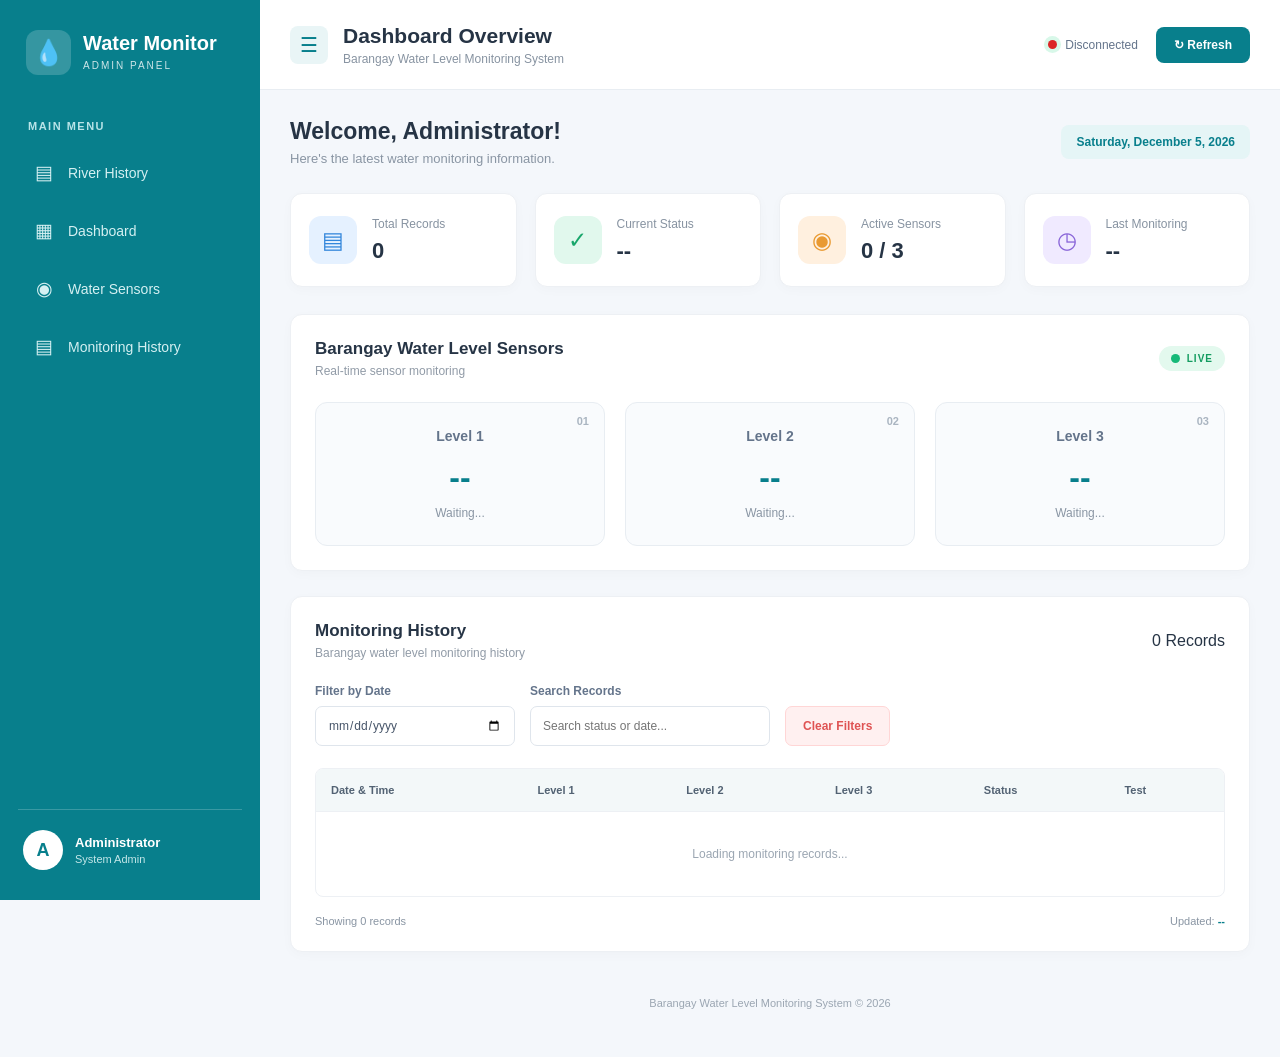
<file: index.html>
<!DOCTYPE html>
<html lang="en">

<head>
    <meta charset="UTF-8">
    <meta name="viewport" content="width=device-width, initial-scale=1.0">

    <title>Barangay Water Monitoring | Admin Dashboard</title>

    <link rel="stylesheet" href="style.css">
</head>

<body>

    <div class="sidebar" id="sidebar">

        <div class="brand">
            <div class="brand-icon">💧</div>
            <div>
                <h2>Water Monitor</h2>
                <small>ADMIN PANEL</small>
            </div>
        </div>

        <div class="menu-title">MAIN MENU</div>

        <a href="river.html" class="menu-item">
            <span>▤</span> River History
        </a>

        <a href="#dashboard" class="menu-item ">
            <span>▦</span> Dashboard
        </a>

        <a href="#sensors" class="menu-item">
            <span>◉</span> Water Sensors
        </a>

        <a href="#history" class="menu-item">
            <span>▤</span> Monitoring History
        </a>

        <div class="sidebar-bottom">
            <div class="admin-profile">
                <div class="admin-avatar">A</div>
                <div>
                    <strong>Administrator</strong>
                    <small>System Admin</small>
                </div>
            </div>
        </div>

    </div>


    <main class="main-content">

        <header class="topbar">

            <div class="topbar-left">
                <button class="menu-toggle" id="menuToggle">☰</button>

                <div>
                    <h1>Dashboard Overview</h1>
                    <p>Barangay Water Level Monitoring System</p>
                </div>
            </div>

            <div class="topbar-right">

                <div class="connection">
                    <span class="online-dot"></span>
                    <span id="connectionText">Connecting...</span>
                </div>

                <button class="refresh-btn" id="refreshButton">
                    ↻ Refresh
                </button>

            </div>

        </header>


        <section id="dashboard" class="dashboard-content">

            <div class="welcome">
                <div>
                    <h2>Welcome, Administrator!</h2>
                    <p>Here's the latest water monitoring information.</p>
                </div>

                <div class="current-date" id="currentDate"></div>
            </div>


            <!-- SUMMARY CARDS -->

            <div class="summary-grid">

                <div class="summary-card">
                    <div class="summary-icon blue">▤</div>
                    <div>
                        <p>Total Records</p>
                        <h2 id="totalRecords">0</h2>
                    </div>
                </div>

                <div class="summary-card">
                    <div class="summary-icon green">✓</div>
                    <div>
                        <p>Current Status</p>
                        <h2 id="currentStatus">--</h2>
                    </div>
                </div>

                <div class="summary-card">
                    <div class="summary-icon orange">◉</div>
                    <div>
                        <p>Active Sensors</p>
                        <h2 id="activeSensors">0 / 3</h2>
                    </div>
                </div>

                <div class="summary-card">
                    <div class="summary-icon purple">◷</div>
                    <div>
                        <p>Last Monitoring</p>
                        <h2 id="lastMonitoring">--</h2>
                    </div>
                </div>

            </div>


            <!-- SENSOR SECTION -->

            <section class="panel" id="sensors">

                <div class="panel-header">
                    <div>
                        <h3>Barangay Water Level Sensors</h3>
                        <p>Real-time sensor monitoring</p>
                    </div>

                    <span class="live-badge">
                        <span class="live-dot"></span>
                        LIVE
                    </span>
                </div>

                <div class="sensor-grid">

                    <div class="sensor-card" id="sensorBox1">
                        <div class="sensor-number">01</div>
                        <h4>Level 1</h4>
                        <div class="sensor-value" id="level1">--</div>
                        <p id="sensorStatus1">Waiting...</p>
                    </div>

                    <div class="sensor-card" id="sensorBox2">
                        <div class="sensor-number">02</div>
                        <h4>Level 2</h4>
                        <div class="sensor-value" id="level2">--</div>
                        <p id="sensorStatus2">Waiting...</p>
                    </div>

                    <div class="sensor-card" id="sensorBox3">
                        <div class="sensor-number">03</div>
                        <h4>Level 3</h4>
                        <div class="sensor-value" id="level3">--</div>
                        <p id="sensorStatus3">Waiting...</p>
                    </div>

                    </div>

            </section>


            <!-- HISTORY SECTION -->

            <section class="panel" id="history">

                <div class="panel-header">
                    <div>
                        <h3>Monitoring History</h3>
                        <p>Barangay water level monitoring history</p>
                    </div>

                    <span id="recordCount">0 Records</span>
                </div>

                <div class="filter-container">

                    <div class="filter-group">
                        <label for="dateFilter">Filter by Date</label>
                        <input type="date" id="dateFilter">
                    </div>

                    <div class="filter-group search-group">
                        <label for="searchInput">Search Records</label>
                        <input
                            type="search"
                            id="searchInput"
                            placeholder="Search status or date..."
                        >
                    </div>

                    <button id="clearFilters" class="clear-btn">
                        Clear Filters
                    </button>

                </div>


                <div class="table-wrapper">

                    <table>

                        <thead>
                            <tr>
                                <th>Date & Time</th>
                                <th>Level 1</th>
                                <th>Level 2</th>
                                <th>Level 3</th>
                                <th>Status</th>
                                <th>Test</th>
                            </tr>
                        </thead>

                        <tbody id="historyTable">

                            <tr>
                                <td colspan="6" class="empty">
                                    Loading monitoring records...
                                </td>
                            </tr>

                        </tbody>

                    </table>

                </div>

                <div class="table-footer">
                    <span id="showingRecords">Showing 0 records</span>
                    <span>Updated: <strong id="lastUpdated">--</strong></span>
                </div>

            </section>


            <footer>
                Barangay Water Level Monitoring System © 2026
            </footer>

        </section>

    </main>

    

    <script src="barangay.js" defer></script>
</body>
</html>
</file>
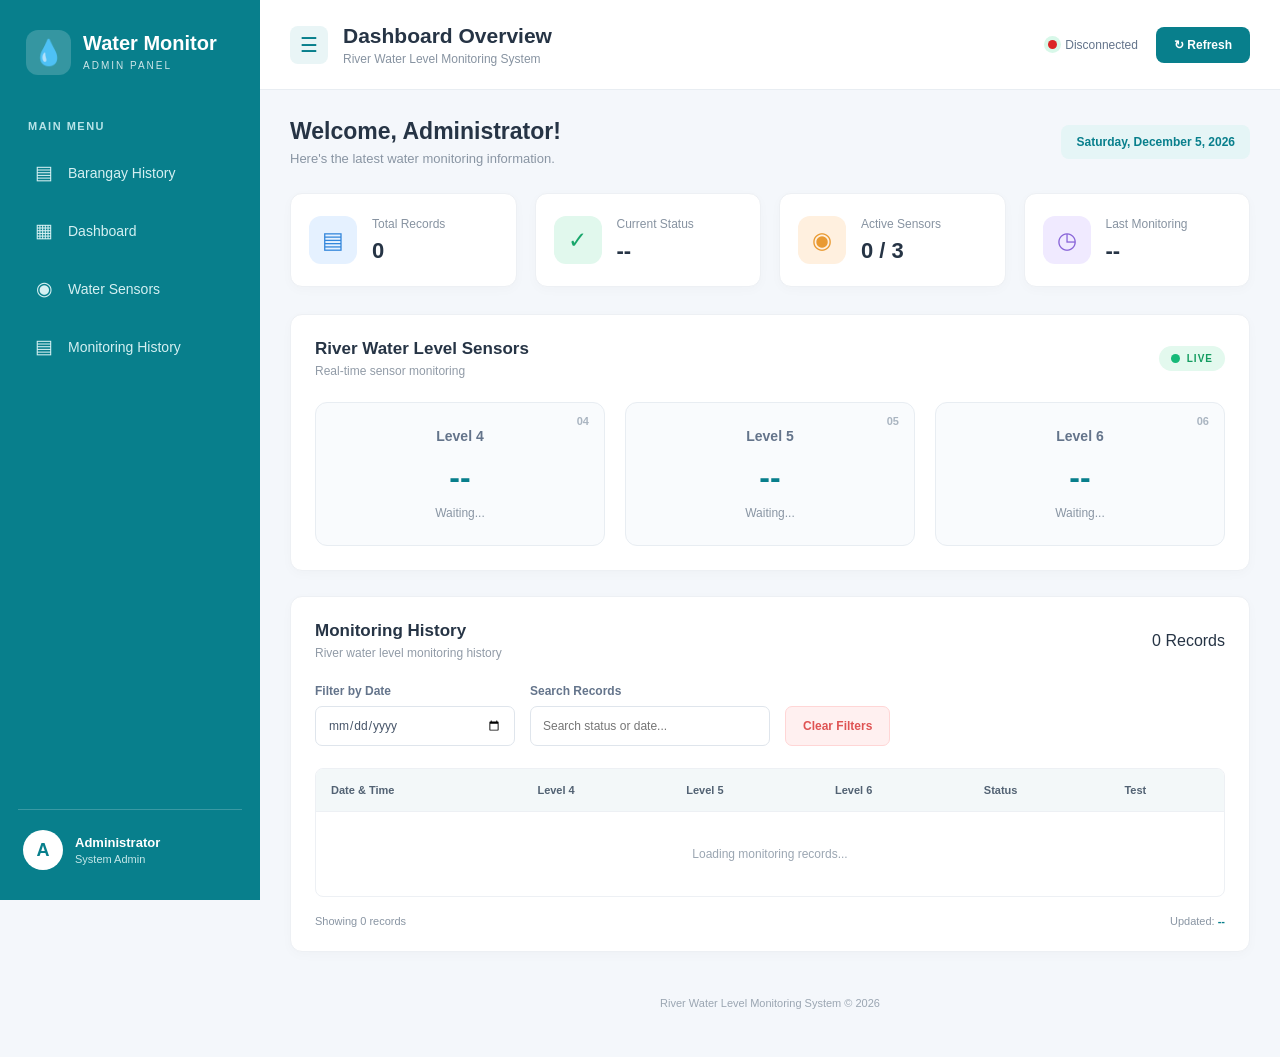
<file: river.html>
<!DOCTYPE html>
<html lang="en">

<head>
    <meta charset="UTF-8">
    <meta name="viewport" content="width=device-width, initial-scale=1.0">

    <title>River Water Monitoring | Admin Dashboard</title>

    <link rel="stylesheet" href="style.css">
</head>

<body>

    <div class="sidebar" id="sidebar">

        <div class="brand">
            <div class="brand-icon">💧</div>
            <div>
                <h2>Water Monitor</h2>
                <small>ADMIN PANEL</small>
            </div>
        </div>

        <div class="menu-title">MAIN MENU</div>

        <a href="index.html" class="menu-item">
            <span>▤</span> Barangay History
        </a>

        <a href="#dashboard" class="menu-item ">
            <span>▦</span> Dashboard
        </a>

        <a href="#sensors" class="menu-item">
            <span>◉</span> Water Sensors
        </a>

        <a href="#history" class="menu-item">
            <span>▤</span> Monitoring History
        </a>

        <div class="sidebar-bottom">
            <div class="admin-profile">
                <div class="admin-avatar">A</div>
                <div>
                    <strong>Administrator</strong>
                    <small>System Admin</small>
                </div>
            </div>
        </div>

    </div>


    <main class="main-content">

        <header class="topbar">

            <div class="topbar-left">
                <button class="menu-toggle" id="menuToggle">☰</button>

                <div>
                    <h1>Dashboard Overview</h1>
                    <p>River Water Level Monitoring System</p>
                </div>
            </div>

            <div class="topbar-right">

                <div class="connection">
                    <span class="online-dot"></span>
                    <span id="connectionText">Connecting...</span>
                </div>

                <button class="refresh-btn" id="refreshButton">
                    ↻ Refresh
                </button>

            </div>

        </header>


        <section id="dashboard" class="dashboard-content">

            <div class="welcome">
                <div>
                    <h2>Welcome, Administrator!</h2>
                    <p>Here's the latest water monitoring information.</p>
                </div>

                <div class="current-date" id="currentDate"></div>
            </div>


            <!-- SUMMARY CARDS -->

            <div class="summary-grid">

                <div class="summary-card">
                    <div class="summary-icon blue">▤</div>
                    <div>
                        <p>Total Records</p>
                        <h2 id="totalRecords">0</h2>
                    </div>
                </div>

                <div class="summary-card">
                    <div class="summary-icon green">✓</div>
                    <div>
                        <p>Current Status</p>
                        <h2 id="currentStatus">--</h2>
                    </div>
                </div>

                <div class="summary-card">
                    <div class="summary-icon orange">◉</div>
                    <div>
                        <p>Active Sensors</p>
                        <h2 id="activeSensors">0 / 3</h2>
                    </div>
                </div>

                <div class="summary-card">
                    <div class="summary-icon purple">◷</div>
                    <div>
                        <p>Last Monitoring</p>
                        <h2 id="lastMonitoring">--</h2>
                    </div>
                </div>

            </div>


            <!-- SENSOR SECTION -->

            <section class="panel" id="sensors">

                <div class="panel-header">
                    <div>
                        <h3>River Water Level Sensors</h3>
                        <p>Real-time sensor monitoring</p>
                    </div>

                    <span class="live-badge">
                        <span class="live-dot"></span>
                        LIVE
                    </span>
                </div>

                <div class="sensor-grid">

                    <div class="sensor-card" id="sensorBox4">
                        <div class="sensor-number">04</div>
                        <h4>Level 4</h4>
                        <div class="sensor-value" id="level4">--</div>
                        <p id="sensorStatus4">Waiting...</p>
                    </div>

                    <div class="sensor-card" id="sensorBox5">
                        <div class="sensor-number">05</div>
                        <h4>Level 5</h4>
                        <div class="sensor-value" id="level5">--</div>
                        <p id="sensorStatus5">Waiting...</p>
                    </div>

                    <div class="sensor-card" id="sensorBox6">
                        <div class="sensor-number">06</div>
                        <h4>Level 6</h4>
                        <div class="sensor-value" id="level6">--</div>
                        <p id="sensorStatus6">Waiting...</p>
                    </div>

                </div>

            </section>


            <!-- HISTORY SECTION -->

            <section class="panel" id="history">

                <div class="panel-header">
                    <div>
                        <h3>Monitoring History</h3>
                        <p>River water level monitoring history</p>
                    </div>

                    <span id="recordCount">0 Records</span>
                </div>

                <div class="filter-container">

                    <div class="filter-group">
                        <label for="dateFilter">Filter by Date</label>
                        <input type="date" id="dateFilter">
                    </div>

                    <div class="filter-group search-group">
                        <label for="searchInput">Search Records</label>
                        <input
                            type="search"
                            id="searchInput"
                            placeholder="Search status or date..."
                        >
                    </div>

                    <button id="clearFilters" class="clear-btn">
                        Clear Filters
                    </button>

                </div>


                <div class="table-wrapper">

                    <table>

                        <thead>
                            <tr>
                                <th>Date & Time</th>
                                <th>Level 4</th>
                                <th>Level 5</th>
                                <th>Level 6</th>
                                <th>Status</th>
                                <th>Test</th>
                            </tr>
                        </thead>

                        <tbody id="historyTable">

                            <tr>
                                <td colspan="6" class="empty">
                                    Loading monitoring records...
                                </td>
                            </tr>

                        </tbody>

                    </table>

                </div>

                <div class="table-footer">
                    <span id="showingRecords">Showing 0 records</span>
                    <span>Updated: <strong id="lastUpdated">--</strong></span>
                </div>

            </section>


            <footer>
                River Water Level Monitoring System © 2026
            </footer>

        </section>

    </main>

    

    <script src="river.js" defer></script>
</body>
</html>
</file>
<file: style.css>
/* Main dashboard selector styles */
* { box-sizing: border-box; }
body.selection-page {
    margin: 0; min-height: 100vh; padding: 24px;
    display: flex; align-items: center; justify-content: center;
    background: #f1f5f9; font-family: Arial, sans-serif;
}
.selection-container { width: 100%; max-width: 950px; }
.selection-header { text-align: center; margin-bottom: 38px; }
.selection-logo { font-size: 52px; margin-bottom: 12px; }
.selection-header h1 { margin: 0; color: #123b55; }
.selection-header p { color: #64748b; }
.selection-grid { display: grid; grid-template-columns: repeat(2, 1fr); gap: 24px; }
.selection-card {
    display: block; padding: 30px; border-radius: 16px; background: white;
    text-decoration: none; color: inherit; box-shadow: 0 5px 20px #00000010;
    transition: transform .2s, box-shadow .2s;
}
.selection-card:hover { transform: translateY(-5px); box-shadow: 0 12px 25px #00000018; }
.selection-icon { font-size: 46px; margin-bottom: 16px; }
.selection-card h2 { color: #123b55; margin: 0 0 10px; }
.selection-card p { color: #64748b; min-height: 40px; }
.selection-card span {
    display: inline-block; margin-top: 12px; padding: 12px 16px;
    border-radius: 8px; background: #087f8c; color: white; font-weight: bold;
}
.barangay-card { border-top: 5px solid #2563eb; }
.river-card { border-top: 5px solid #0891b2; }
.selection-footer { text-align: center; margin-top: 38px; color: #94a3b8; font-size: 13px; }
@media (max-width: 650px) {
    .selection-grid { grid-template-columns: 1fr; }
    .selection-header h1 { font-size: 25px; }
}




/* =========================================
   GLOBAL SETTINGS
========================================= */

* {
    margin: 0;
    padding: 0;
    box-sizing: border-box;
    font-family: 'Segoe UI', Arial, sans-serif;
}

html {
    scroll-behavior: smooth;
}

body {
    background: #f4f7fb;
    color: #263445;
    min-height: 100vh;
}

/* =========================================
   SIDEBAR
========================================= */

.sidebar {
    width: 260px;
    height: 100vh;
    background: #087f8c;
    color: white;
    position: fixed;
    top: 0;
    left: 0;
    display: flex;
    flex-direction: column;
    padding: 25px 18px;
    z-index: 1000;
    transition: 0.3s ease;
}

.brand {
    display: flex;
    align-items: center;
    gap: 12px;
    padding: 5px 8px 30px;
}

.brand-icon {
    width: 45px;
    height: 45px;
    background: rgba(255,255,255,0.18);
    border-radius: 12px;
    display: flex;
    align-items: center;
    justify-content: center;
    font-size: 25px;
}

.brand h2 {
    font-size: 20px;
    font-weight: 700;
}

.brand small {
    font-size: 10px;
    letter-spacing: 2px;
    opacity: 0.8;
}

.menu-title {
    font-size: 11px;
    color: #b8e4e8;
    letter-spacing: 1.5px;
    font-weight: 700;
    margin: 15px 10px;
}

.menu-item {
    display: flex;
    align-items: center;
    gap: 13px;
    text-decoration: none;
    color: #d5f0f2;
    padding: 14px 15px;
    margin-bottom: 7px;
    border-radius: 9px;
    font-size: 14px;
    transition: 0.25s;
}

.menu-item span {
    font-size: 19px;
    width: 22px;
    text-align: center;
}

.menu-item:hover,
.menu-item.active {
    background: rgba(255,255,255,0.18);
    color: white;
}

.sidebar-bottom {
    margin-top: auto;
}

.admin-profile {
    display: flex;
    align-items: center;
    gap: 12px;
    border-top: 1px solid rgba(255,255,255,0.2);
    padding: 20px 5px 5px;
}

.admin-avatar {
    width: 40px;
    height: 40px;
    border-radius: 50%;
    background: white;
    color: #087f8c;
    display: flex;
    align-items: center;
    justify-content: center;
    font-size: 18px;
    font-weight: bold;
}

.admin-profile strong {
    display: block;
    font-size: 13px;
}

.admin-profile small {
    display: block;
    font-size: 11px;
    color: #c4e7e9;
    margin-top: 3px;
}

/* =========================================
   MAIN CONTENT
========================================= */

.main-content {
    margin-left: 260px;
    min-height: 100vh;
    transition: 0.3s ease;
}

.dashboard-content {
    padding: 28px 30px;
}

/* =========================================
   TOPBAR
========================================= */

.topbar {
    background: white;
    min-height: 90px;
    padding: 15px 30px;
    display: flex;
    align-items: center;
    justify-content: space-between;
    border-bottom: 1px solid #e8edf2;
    position: sticky;
    top: 0;
    z-index: 100;
}

.topbar-left {
    display: flex;
    align-items: center;
    gap: 15px;
}

.topbar-left h1 {
    font-size: 21px;
    color: #263445;
}

.topbar-left p {
    color: #8793a1;
    font-size: 12px;
    margin-top: 4px;
}

.menu-toggle {
    border: none;
    background: #e9f5f6;
    color: #087f8c;
    width: 38px;
    height: 38px;
    border-radius: 8px;
    font-size: 20px;
    cursor: pointer;
}

.topbar-right {
    display: flex;
    align-items: center;
    gap: 18px;
}

.connection {
    display: flex;
    align-items: center;
    gap: 8px;
    font-size: 12px;
    color: #64748b;
}

.online-dot,
.live-dot {
    width: 9px;
    height: 9px;
    background: #16b978;
    border-radius: 50%;
    display: inline-block;
}

.online-dot {
    box-shadow: 0 0 0 4px #d8f8e9;
}

.refresh-btn {
    background: #087f8c;
    color: white;
    border: none;
    padding: 11px 18px;
    border-radius: 8px;
    font-size: 12px;
    font-weight: 600;
    cursor: pointer;
    transition: 0.2s;
}

.refresh-btn:hover {
    background: #066873;
}

/* =========================================
   WELCOME SECTION
========================================= */

.welcome {
    display: flex;
    justify-content: space-between;
    align-items: center;
    margin-bottom: 27px;
}

.welcome h2 {
    font-size: 23px;
    color: #263445;
    margin-bottom: 6px;
}

.welcome p {
    color: #8995a3;
    font-size: 13px;
}

.current-date {
    color: #087f8c;
    background: #e5f5f6;
    padding: 10px 15px;
    border-radius: 8px;
    font-size: 12px;
    font-weight: 600;
}

/* =========================================
   SUMMARY CARDS
========================================= */

.summary-grid {
    display: grid;
    grid-template-columns: repeat(4, 1fr);
    gap: 18px;
    margin-bottom: 27px;
}

.summary-card {
    background: white;
    padding: 22px 18px;
    border-radius: 12px;
    display: flex;
    align-items: center;
    gap: 15px;
    border: 1px solid #edf0f4;
    box-shadow: 0 3px 12px rgba(0,0,0,0.025);
    transition: 0.25s;
}

.summary-card:hover {
    transform: translateY(-3px);
    box-shadow: 0 7px 20px rgba(0,0,0,0.06);
}

.summary-icon {
    width: 48px;
    height: 48px;
    min-width: 48px;
    border-radius: 12px;
    display: flex;
    justify-content: center;
    align-items: center;
    font-size: 23px;
}

.summary-icon.blue {
    background: #e5f1ff;
    color: #3286db;
}

.summary-icon.green {
    background: #e1f8ed;
    color: #18a66b;
}

.summary-icon.orange {
    background: #fff0df;
    color: #e99a32;
}

.summary-icon.purple {
    background: #f0eaff;
    color: #8864d8;
}

.summary-card p {
    font-size: 12px;
    color: #8793a1;
    margin-bottom: 7px;
}

.summary-card h2 {
    font-size: 22px;
    color: #263445;
}

/* =========================================
   PANELS
========================================= */

.panel {
    background: white;
    border-radius: 12px;
    padding: 24px;
    margin-bottom: 25px;
    border: 1px solid #edf0f4;
    box-shadow: 0 3px 12px rgba(0,0,0,0.025);
    scroll-margin-top: 110px;
}

.panel-header {
    display: flex;
    align-items: center;
    justify-content: space-between;
    margin-bottom: 24px;
}

.panel-header h3 {
    font-size: 17px;
    color: #263445;
    margin-bottom: 5px;
}

.panel-header p {
    color: #919ba7;
    font-size: 12px;
}

.live-badge {
    display: flex;
    align-items: center;
    gap: 7px;
    padding: 7px 12px;
    background: #e3f9ee;
    color: #139c60;
    border-radius: 20px;
    font-size: 10px;
    font-weight: 700;
    letter-spacing: 1px;
}

.live-dot {
    animation: pulse 1.5s infinite;
}

@keyframes pulse {
    0% {
        box-shadow: 0 0 0 0 rgba(22,185,120,0.5);
    }
    70% {
        box-shadow: 0 0 0 7px rgba(22,185,120,0);
    }
    100% {
        box-shadow: 0 0 0 0 rgba(22,185,120,0);
    }
}

/* =========================================
   SENSOR CARDS
========================================= */

.sensor-grid {
    display: grid;
    grid-template-columns: repeat(3, 1fr);
    gap: 20px;
}

.sensor-card {
    background: #f9fbfd;
    border: 1px solid #e8edf2;
    border-radius: 12px;
    padding: 25px 20px;
    text-align: center;
    position: relative;
    overflow: hidden;
    transition: 0.25s;
}

.sensor-card:hover {
    transform: translateY(-4px);
    box-shadow: 0 6px 18px rgba(0,0,0,0.06);
}

.sensor-number {
    position: absolute;
    top: 12px;
    right: 15px;
    font-size: 11px;
    font-weight: 700;
    color: #aab5c1;
}

.sensor-card h4 {
    color: #64748b;
    font-size: 14px;
    margin-bottom: 15px;
}

.sensor-value {
    font-size: 32px;
    font-weight: 700;
    color: #087f8c;
    margin-bottom: 10px;
}

.sensor-card p {
    font-size: 12px;
    color: #8995a3;
}

/* Optional status classes for JavaScript */

.sensor-card.active {
    background: #e9f9f0;
    border-color: #a8e8c3;
}

.sensor-card.active .sensor-value {
    color: #16a66b;
}

.sensor-card.warning {
    background: #fff8e9;
    border-color: #f7d78d;
}

.sensor-card.warning .sensor-value {
    color: #dc9b20;
}

.sensor-card.danger {
    background: #fff0f0;
    border-color: #f2b3b3;
}

.sensor-card.danger .sensor-value {
    color: #df4848;
}

/* =========================================
   HISTORY FILTERS
========================================= */

.filter-container {
    display: flex;
    align-items: flex-end;
    gap: 15px;
    margin-bottom: 22px;
    flex-wrap: wrap;
}

.filter-group {
    display: flex;
    flex-direction: column;
    gap: 8px;
}

.filter-group label {
    color: #64748b;
    font-size: 12px;
    font-weight: 600;
}

.filter-group input {
    width: 200px;
    height: 40px;
    border: 1px solid #dfe5ec;
    border-radius: 7px;
    padding: 0 12px;
    outline: none;
    color: #475569;
    font-size: 12px;
    background: white;
}

.filter-group input:focus {
    border-color: #087f8c;
    box-shadow: 0 0 0 3px rgba(8,127,140,0.1);
}

.search-group input {
    width: 240px;
}

.clear-btn {
    height: 40px;
    padding: 0 17px;
    background: #fff0f0;
    border: 1px solid #ffd6d6;
    color: #df5353;
    border-radius: 7px;
    cursor: pointer;
    font-size: 12px;
    font-weight: 600;
    transition: 0.2s;
}

.clear-btn:hover {
    background: #ffe0e0;
}

/* =========================================
   HISTORY TABLE
========================================= */

.table-wrapper {
    width: 100%;
    overflow-x: auto;
    border: 1px solid #edf0f4;
    border-radius: 8px;
}

table {
    width: 100%;
    border-collapse: collapse;
    min-width: 650px;
}

thead {
    background: #f3f8f9;
}

th {
    color: #526273;
    font-size: 11px;
    font-weight: 700;
    text-align: left;
    padding: 15px;
    white-space: nowrap;
}

td {
    color: #64748b;
    font-size: 12px;
    padding: 15px;
    border-top: 1px solid #edf0f4;
    white-space: nowrap;
}

tbody tr {
    transition: 0.2s;
}

tbody tr:hover {
    background: #f8fbfc;
}

.empty {
    text-align: center;
    padding: 35px;
    color: #9ba6b2;
}

.table-footer {
    display: flex;
    align-items: center;
    justify-content: space-between;
    margin-top: 18px;
    color: #8995a3;
    font-size: 11px;
}

.table-footer strong {
    color: #087f8c;
}

/* =========================================
   FOOTER
========================================= */

footer {
    text-align: center;
    color: #9ba6b2;
    font-size: 11px;
    padding: 20px 10px;
}

/* =========================================
   RESPONSIVE TABLET
========================================= */

@media (max-width: 1100px) {
    .summary-grid {
        grid-template-columns: repeat(2, 1fr);
    }

    .sensor-grid {
        grid-template-columns: repeat(2, 1fr);
    }
}

/* =========================================
   RESPONSIVE MOBILE
========================================= */

@media (max-width: 768px) {

    .sidebar {
        left: -260px;
    }

    .sidebar.show {
        left: 0;
        box-shadow: 5px 0 20px rgba(0,0,0,0.15);
    }

    .main-content {
        margin-left: 0;
    }

    .topbar {
        padding: 14px 16px;
        min-height: 75px;
    }

    .topbar-left h1 {
        font-size: 17px;
    }

    .topbar-left p {
        font-size: 10px;
    }

    .topbar-right {
        gap: 10px;
    }

    .connection {
        font-size: 10px;
    }

    .refresh-btn {
        padding: 9px 11px;
        font-size: 10px;
    }

    .dashboard-content {
        padding: 20px 15px;
    }

    .welcome {
        align-items: flex-start;
        flex-direction: column;
        gap: 13px;
    }

    .welcome h2 {
        font-size: 19px;
    }

    .summary-grid {
        grid-template-columns: repeat(2, 1fr);
        gap: 10px;
    }

    .summary-card {
        padding: 15px 12px;
        gap: 10px;
    }

    .summary-icon {
        width: 38px;
        height: 38px;
        min-width: 38px;
        font-size: 18px;
    }

    .summary-card p {
        font-size: 10px;
    }

    .summary-card h2 {
        font-size: 18px;
    }

    .sensor-grid {
        grid-template-columns: 1fr;
    }

    .panel {
        padding: 17px 13px;
    }

    .panel-header h3 {
        font-size: 15px;
    }

    .filter-container {
        align-items: stretch;
        flex-direction: column;
    }

    .filter-group input,
    .search-group input {
        width: 100%;
    }

    .clear-btn {
        width: 100%;
    }

    .table-footer {
        flex-direction: column;
        align-items: flex-start;
        gap: 9px;
    }
}

/* =========================================
   SMALL MOBILE
========================================= */

@media (max-width: 400px) {

    .summary-grid {
        grid-template-columns: 1fr;
    }

    .topbar-right {
        flex-direction: column;
        align-items: flex-end;
        gap: 5px;
    }

    .topbar-left h1 {
        font-size: 15px;
    }

    .welcome h2 {
        font-size: 17px;
    }
}





/* =========================================
   GLOBAL SETTINGS
========================================= */

* {
    margin: 0;
    padding: 0;
    box-sizing: border-box;
    font-family: 'Segoe UI', Arial, sans-serif;
}

html {
    scroll-behavior: smooth;
}

body {
    background: #f4f7fb;
    color: #263445;
    min-height: 100vh;
}

/* =========================================
   SIDEBAR
========================================= */

.sidebar {
    width: 260px;
    height: 100vh;
    background: #087f8c;
    color: white;
    position: fixed;
    top: 0;
    left: 0;
    display: flex;
    flex-direction: column;
    padding: 25px 18px;
    z-index: 1000;
    transition: 0.3s ease;
}

.brand {
    display: flex;
    align-items: center;
    gap: 12px;
    padding: 5px 8px 30px;
}

.brand-icon {
    width: 45px;
    height: 45px;
    background: rgba(255,255,255,0.18);
    border-radius: 12px;
    display: flex;
    align-items: center;
    justify-content: center;
    font-size: 25px;
}

.brand h2 {
    font-size: 20px;
    font-weight: 700;
}

.brand small {
    font-size: 10px;
    letter-spacing: 2px;
    opacity: 0.8;
}

.menu-title {
    font-size: 11px;
    color: #b8e4e8;
    letter-spacing: 1.5px;
    font-weight: 700;
    margin: 15px 10px;
}

.menu-item {
    display: flex;
    align-items: center;
    gap: 13px;
    text-decoration: none;
    color: #d5f0f2;
    padding: 14px 15px;
    margin-bottom: 7px;
    border-radius: 9px;
    font-size: 14px;
    transition: 0.25s;
}

.menu-item span {
    font-size: 19px;
    width: 22px;
    text-align: center;
}

.menu-item:hover,
.menu-item.active {
    background: rgba(255,255,255,0.18);
    color: white;
}

.sidebar-bottom {
    margin-top: auto;
}

.admin-profile {
    display: flex;
    align-items: center;
    gap: 12px;
    border-top: 1px solid rgba(255,255,255,0.2);
    padding: 20px 5px 5px;
}

.admin-avatar {
    width: 40px;
    height: 40px;
    border-radius: 50%;
    background: white;
    color: #087f8c;
    display: flex;
    align-items: center;
    justify-content: center;
    font-size: 18px;
    font-weight: bold;
}

.admin-profile strong {
    display: block;
    font-size: 13px;
}

.admin-profile small {
    display: block;
    font-size: 11px;
    color: #c4e7e9;
    margin-top: 3px;
}

/* =========================================
   MAIN CONTENT
========================================= */

.main-content {
    margin-left: 260px;
    min-height: 100vh;
    transition: 0.3s ease;
}

.dashboard-content {
    padding: 28px 30px;
}

/* =========================================
   TOPBAR
========================================= */

.topbar {
    background: white;
    min-height: 90px;
    padding: 15px 30px;
    display: flex;
    align-items: center;
    justify-content: space-between;
    border-bottom: 1px solid #e8edf2;
    position: sticky;
    top: 0;
    z-index: 100;
}

.topbar-left {
    display: flex;
    align-items: center;
    gap: 15px;
}

.topbar-left h1 {
    font-size: 21px;
    color: #263445;
}

.topbar-left p {
    color: #8793a1;
    font-size: 12px;
    margin-top: 4px;
}

.menu-toggle {
    border: none;
    background: #e9f5f6;
    color: #087f8c;
    width: 38px;
    height: 38px;
    border-radius: 8px;
    font-size: 20px;
    cursor: pointer;
}

.topbar-right {
    display: flex;
    align-items: center;
    gap: 18px;
}

.connection {
    display: flex;
    align-items: center;
    gap: 8px;
    font-size: 12px;
    color: #64748b;
}

.online-dot,
.live-dot {
    width: 9px;
    height: 9px;
    background: #16b978;
    border-radius: 50%;
    display: inline-block;
}

.online-dot {
    box-shadow: 0 0 0 4px #d8f8e9;
}

.refresh-btn {
    background: #087f8c;
    color: white;
    border: none;
    padding: 11px 18px;
    border-radius: 8px;
    font-size: 12px;
    font-weight: 600;
    cursor: pointer;
    transition: 0.2s;
}

.refresh-btn:hover {
    background: #066873;
}

/* =========================================
   WELCOME SECTION
========================================= */

.welcome {
    display: flex;
    justify-content: space-between;
    align-items: center;
    margin-bottom: 27px;
}

.welcome h2 {
    font-size: 23px;
    color: #263445;
    margin-bottom: 6px;
}

.welcome p {
    color: #8995a3;
    font-size: 13px;
}

.current-date {
    color: #087f8c;
    background: #e5f5f6;
    padding: 10px 15px;
    border-radius: 8px;
    font-size: 12px;
    font-weight: 600;
}

/* =========================================
   SUMMARY CARDS
========================================= */

.summary-grid {
    display: grid;
    grid-template-columns: repeat(4, 1fr);
    gap: 18px;
    margin-bottom: 27px;
}

.summary-card {
    background: white;
    padding: 22px 18px;
    border-radius: 12px;
    display: flex;
    align-items: center;
    gap: 15px;
    border: 1px solid #edf0f4;
    box-shadow: 0 3px 12px rgba(0,0,0,0.025);
    transition: 0.25s;
}

.summary-card:hover {
    transform: translateY(-3px);
    box-shadow: 0 7px 20px rgba(0,0,0,0.06);
}

.summary-icon {
    width: 48px;
    height: 48px;
    min-width: 48px;
    border-radius: 12px;
    display: flex;
    justify-content: center;
    align-items: center;
    font-size: 23px;
}

.summary-icon.blue {
    background: #e5f1ff;
    color: #3286db;
}

.summary-icon.green {
    background: #e1f8ed;
    color: #18a66b;
}

.summary-icon.orange {
    background: #fff0df;
    color: #e99a32;
}

.summary-icon.purple {
    background: #f0eaff;
    color: #8864d8;
}

.summary-card p {
    font-size: 12px;
    color: #8793a1;
    margin-bottom: 7px;
}

.summary-card h2 {
    font-size: 22px;
    color: #263445;
}

/* =========================================
   PANELS
========================================= */

.panel {
    background: white;
    border-radius: 12px;
    padding: 24px;
    margin-bottom: 25px;
    border: 1px solid #edf0f4;
    box-shadow: 0 3px 12px rgba(0,0,0,0.025);
    scroll-margin-top: 110px;
}

.panel-header {
    display: flex;
    align-items: center;
    justify-content: space-between;
    margin-bottom: 24px;
}

.panel-header h3 {
    font-size: 17px;
    color: #263445;
    margin-bottom: 5px;
}

.panel-header p {
    color: #919ba7;
    font-size: 12px;
}

.live-badge {
    display: flex;
    align-items: center;
    gap: 7px;
    padding: 7px 12px;
    background: #e3f9ee;
    color: #139c60;
    border-radius: 20px;
    font-size: 10px;
    font-weight: 700;
    letter-spacing: 1px;
}

.live-dot {
    animation: pulse 1.5s infinite;
}

@keyframes pulse {
    0% {
        box-shadow: 0 0 0 0 rgba(22,185,120,0.5);
    }

    70% {
        box-shadow: 0 0 0 7px rgba(22,185,120,0);
    }

    100% {
        box-shadow: 0 0 0 0 rgba(22,185,120,0);
    }
}

/* =========================================
   RIVER SENSOR CARDS
========================================= */

.sensor-grid {
    display: grid;
    grid-template-columns: repeat(3, 1fr);
    gap: 20px;
}

.sensor-card {
    background: #f9fbfd;
    border: 1px solid #e8edf2;
    border-radius: 12px;
    padding: 25px 20px;
    text-align: center;
    position: relative;
    overflow: hidden;
    transition: 0.25s;
}

.sensor-card:hover {
    transform: translateY(-4px);
    box-shadow: 0 6px 18px rgba(0,0,0,0.06);
}

.sensor-number {
    position: absolute;
    top: 12px;
    right: 15px;
    font-size: 11px;
    font-weight: 700;
    color: #aab5c1;
}

.sensor-card h4 {
    color: #64748b;
    font-size: 14px;
    margin-bottom: 15px;
}

.sensor-value {
    font-size: 32px;
    font-weight: 700;
    color: #087f8c;
    margin-bottom: 10px;
}

.sensor-card p {
    font-size: 12px;
    color: #8995a3;
}

/* SENSOR STATUS COLORS */

.sensor-card.active {
    background: #e9f9f0;
    border-color: #a8e8c3;
}

.sensor-card.active .sensor-value {
    color: #16a66b;
}

.sensor-card.warning {
    background: #fff8e9;
    border-color: #f7d78d;
}

.sensor-card.warning .sensor-value {
    color: #dc9b20;
}

.sensor-card.danger {
    background: #fff0f0;
    border-color: #f2b3b3;
}

.sensor-card.danger .sensor-value {
    color: #df4848;
}

/* =========================================
   HISTORY FILTERS
========================================= */

.filter-container {
    display: flex;
    align-items: flex-end;
    gap: 15px;
    margin-bottom: 22px;
    flex-wrap: wrap;
}

.filter-group {
    display: flex;
    flex-direction: column;
    gap: 8px;
}

.filter-group label {
    color: #64748b;
    font-size: 12px;
    font-weight: 600;
}

.filter-group input {
    width: 200px;
    height: 40px;
    border: 1px solid #dfe5ec;
    border-radius: 7px;
    padding: 0 12px;
    outline: none;
    color: #475569;
    font-size: 12px;
    background: white;
}

.filter-group input:focus {
    border-color: #087f8c;
    box-shadow: 0 0 0 3px rgba(8,127,140,0.1);
}

.search-group input {
    width: 240px;
}

.clear-btn {
    height: 40px;
    padding: 0 17px;
    background: #fff0f0;
    border: 1px solid #ffd6d6;
    color: #df5353;
    border-radius: 7px;
    cursor: pointer;
    font-size: 12px;
    font-weight: 600;
    transition: 0.2s;
}

.clear-btn:hover {
    background: #ffe0e0;
}

/* =========================================
   MONITORING HISTORY TABLE
========================================= */

.table-wrapper {
    width: 100%;
    overflow-x: auto;
    border: 1px solid #edf0f4;
    border-radius: 8px;
}

table {
    width: 100%;
    border-collapse: collapse;
    min-width: 650px;
}

thead {
    background: #f3f8f9;
}

th {
    color: #526273;
    font-size: 11px;
    font-weight: 700;
    text-align: left;
    padding: 15px;
    white-space: nowrap;
}

td {
    color: #64748b;
    font-size: 12px;
    padding: 15px;
    border-top: 1px solid #edf0f4;
    white-space: nowrap;
}

tbody tr {
    transition: 0.2s;
}

tbody tr:hover {
    background: #f8fbfc;
}

.empty {
    text-align: center;
    padding: 35px;
    color: #9ba6b2;
}

/* =========================================
   TABLE FOOTER
========================================= */

.table-footer {
    display: flex;
    align-items: center;
    justify-content: space-between;
    margin-top: 18px;
    color: #8995a3;
    font-size: 11px;
}

.table-footer strong {
    color: #087f8c;
}

/* =========================================
   FOOTER
========================================= */

footer {
    text-align: center;
    color: #9ba6b2;
    font-size: 11px;
    padding: 20px 10px;
}

/* =========================================
   TABLET RESPONSIVE
========================================= */

@media (max-width: 1100px) {

    .summary-grid {
        grid-template-columns: repeat(2, 1fr);
    }

    .sensor-grid {
        grid-template-columns: repeat(2, 1fr);
    }
}

/* =========================================
   MOBILE RESPONSIVE
========================================= */

@media (max-width: 768px) {

    .sidebar {
        left: -260px;
    }

    .sidebar.show {
        left: 0;
        box-shadow: 5px 0 20px rgba(0,0,0,0.15);
    }

    .main-content {
        margin-left: 0;
    }

    .topbar {
        padding: 14px 16px;
        min-height: 75px;
    }

    .topbar-left h1 {
        font-size: 17px;
    }

    .topbar-left p {
        font-size: 10px;
    }

    .topbar-right {
        gap: 10px;
    }

    .connection {
        font-size: 10px;
    }

    .refresh-btn {
        padding: 9px 11px;
        font-size: 10px;
    }

    .dashboard-content {
        padding: 20px 15px;
    }

    .welcome {
        align-items: flex-start;
        flex-direction: column;
        gap: 13px;
    }

    .welcome h2 {
        font-size: 19px;
    }

    .summary-grid {
        grid-template-columns: repeat(2, 1fr);
        gap: 10px;
    }

    .summary-card {
        padding: 15px 12px;
        gap: 10px;
    }

    .summary-icon {
        width: 38px;
        height: 38px;
        min-width: 38px;
        font-size: 18px;
    }

    .summary-card p {
        font-size: 10px;
    }

    .summary-card h2 {
        font-size: 18px;
    }

    .sensor-grid {
        grid-template-columns: 1fr;
    }

    .panel {
        padding: 17px 13px;
    }

    .panel-header h3 {
        font-size: 15px;
    }

    .filter-container {
        align-items: stretch;
        flex-direction: column;
    }

    .filter-group input,
    .search-group input {
        width: 100%;
    }

    .clear-btn {
        width: 100%;
    }

    .table-footer {
        flex-direction: column;
        align-items: flex-start;
        gap: 9px;
    }
}

/* =========================================
   SMALL MOBILE
========================================= */

@media (max-width: 400px) {

    .summary-grid {
        grid-template-columns: 1fr;
    }

    .topbar-right {
        flex-direction: column;
        align-items: flex-end;
        gap: 5px;
    }

    .topbar-left h1 {
        font-size: 15px;
    }

    .welcome h2 {
        font-size: 17px;
    }
}
</file>
